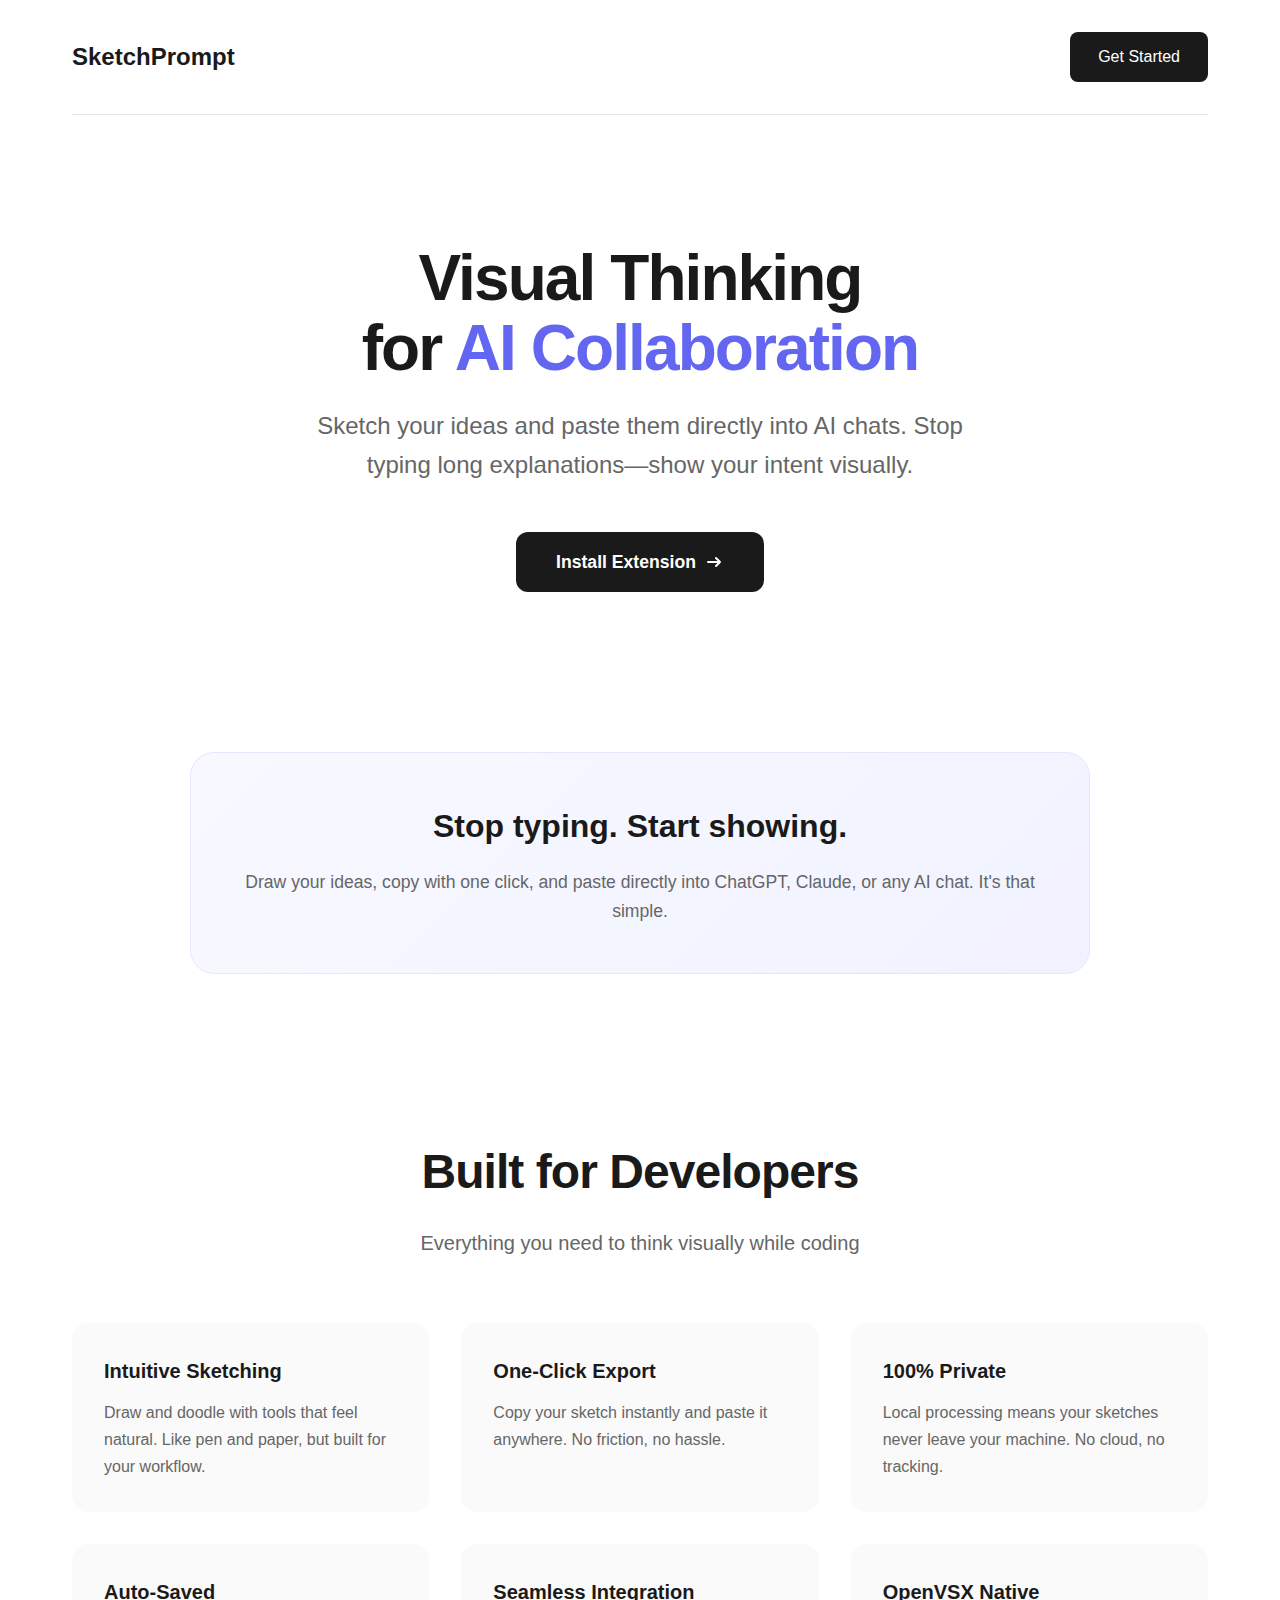
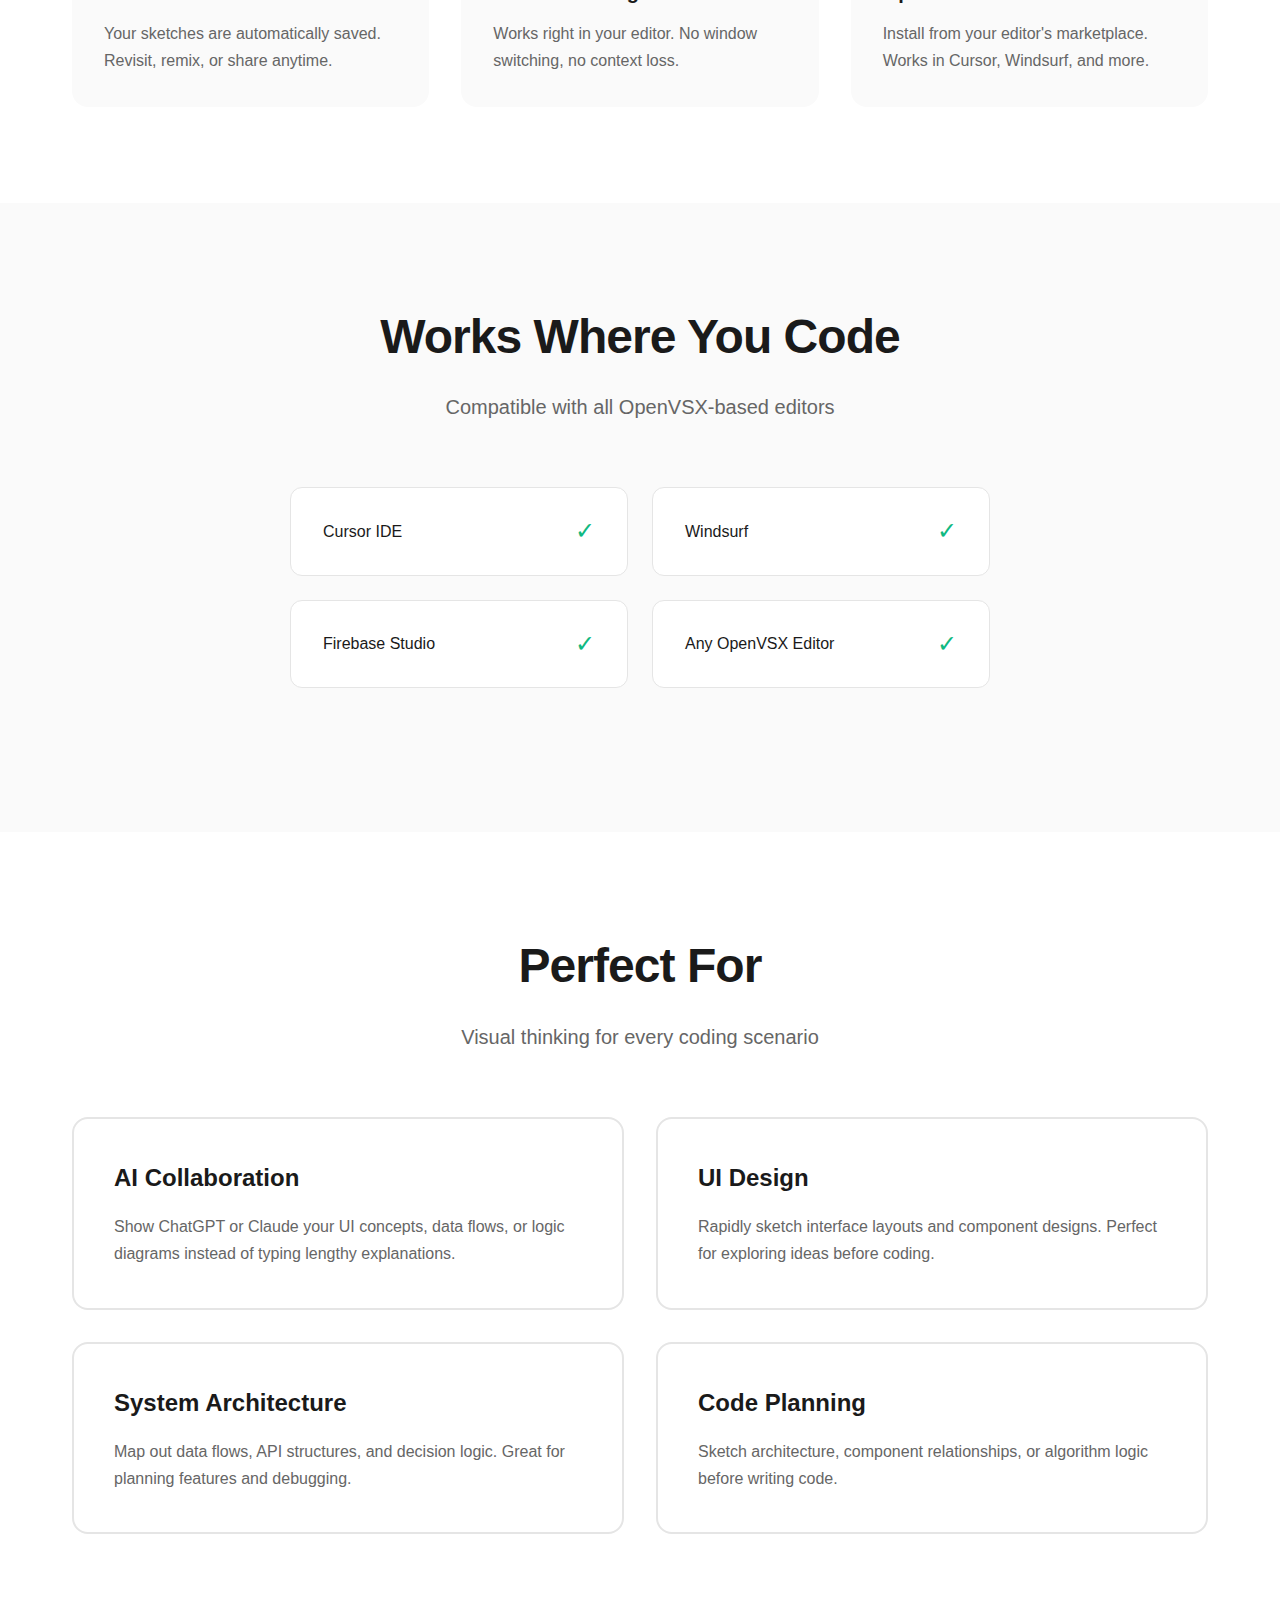
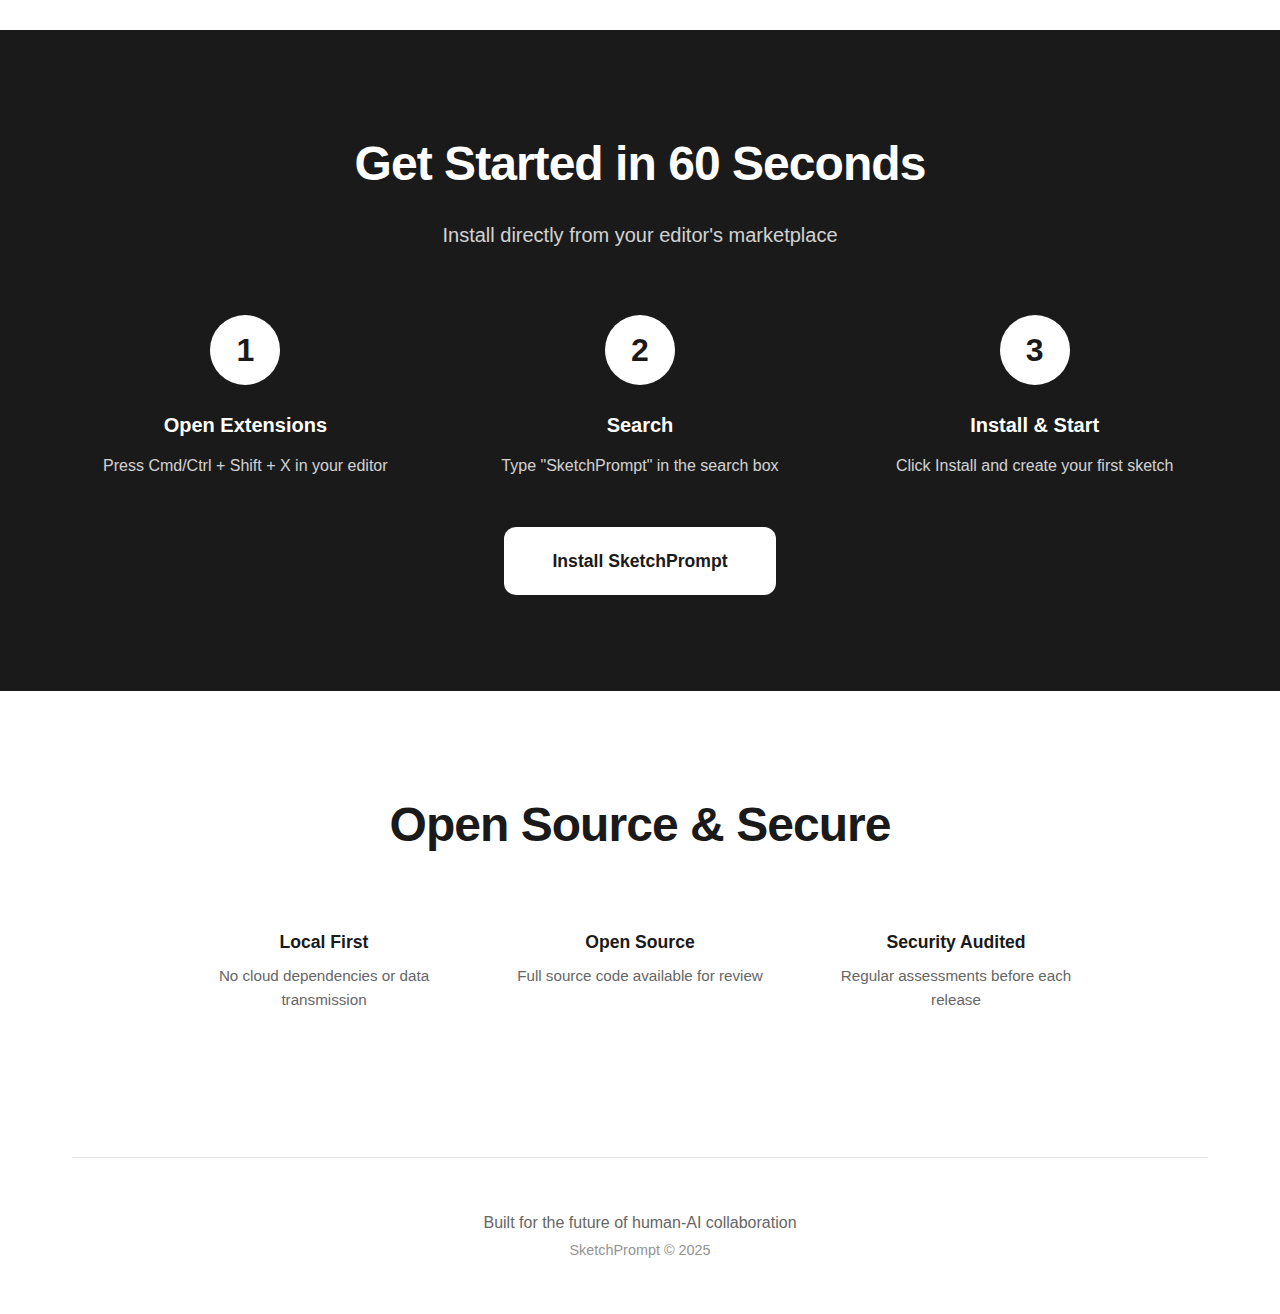
<file: sketchprompt-redesign.html>
<!DOCTYPE html>
<html lang="en">
<head>
    <meta charset="UTF-8">
    <meta name="viewport" content="width=device-width, initial-scale=1.0">
    <title>SketchPrompt - Visual Thinking for AI</title>
    <style>
        * {
            margin: 0;
            padding: 0;
            box-sizing: border-box;
        }

        body {
            font-family: -apple-system, BlinkMacSystemFont, 'Segoe UI', 'Helvetica Neue', Arial, sans-serif;
            background: #ffffff;
            color: #1a1a1a;
            line-height: 1.6;
        }

        .container {
            max-width: 1200px;
            margin: 0 auto;
            padding: 0 2rem;
        }

        nav {
            padding: 2rem 0;
            display: flex;
            justify-content: space-between;
            align-items: center;
            border-bottom: 1px solid #e5e5e5;
        }

        .logo {
            font-size: 1.5rem;
            font-weight: 700;
            color: #1a1a1a;
        }

        .nav-cta {
            padding: 0.75rem 1.75rem;
            background: #1a1a1a;
            color: white;
            text-decoration: none;
            border-radius: 8px;
            font-weight: 500;
            transition: all 0.2s;
        }

        .nav-cta:hover {
            background: #333;
            transform: translateY(-1px);
        }

        .hero {
            padding: 8rem 0 6rem;
            text-align: center;
        }

        .hero h1 {
            font-size: 4rem;
            font-weight: 800;
            line-height: 1.1;
            margin-bottom: 1.5rem;
            letter-spacing: -0.03em;
        }

        .hero .highlight {
            color: #6366f1;
        }

        .hero p {
            font-size: 1.5rem;
            color: #666;
            max-width: 650px;
            margin: 0 auto 3rem;
        }

        .hero-cta {
            display: inline-flex;
            align-items: center;
            gap: 0.5rem;
            padding: 1rem 2.5rem;
            background: #1a1a1a;
            color: white;
            text-decoration: none;
            border-radius: 12px;
            font-weight: 600;
            font-size: 1.1rem;
            transition: all 0.3s;
        }

        .hero-cta:hover {
            background: #333;
            transform: translateY(-2px);
            box-shadow: 0 8px 30px rgba(0, 0, 0, 0.12);
        }

        .demo-visual {
            max-width: 900px;
            margin: 4rem auto;
            padding: 3rem;
            background: linear-gradient(135deg, #f8f9ff 0%, #f0f2ff 100%);
            border-radius: 24px;
            border: 1px solid #e5e7ff;
        }

        .demo-visual h3 {
            font-size: 2rem;
            margin-bottom: 1rem;
            text-align: center;
        }

        .demo-visual p {
            text-align: center;
            color: #666;
            font-size: 1.1rem;
        }

        .features {
            padding: 6rem 0;
        }

        .section-header {
            text-align: center;
            margin-bottom: 4rem;
        }

        .section-header h2 {
            font-size: 3rem;
            font-weight: 800;
            margin-bottom: 1rem;
            letter-spacing: -0.02em;
        }

        .section-header p {
            font-size: 1.25rem;
            color: #666;
        }

        .features-grid {
            display: grid;
            grid-template-columns: repeat(3, 1fr);
            gap: 2rem;
        }

        .feature {
            padding: 2rem;
            background: #fafafa;
            border-radius: 16px;
            transition: all 0.3s;
        }

        .feature:hover {
            background: #f5f5f5;
            transform: translateY(-4px);
        }

        .feature h3 {
            font-size: 1.25rem;
            margin-bottom: 0.75rem;
            font-weight: 700;
        }

        .feature p {
            color: #666;
            line-height: 1.7;
        }

        .compatibility {
            padding: 6rem 0;
            background: #fafafa;
        }

        .compatibility-grid {
            display: grid;
            grid-template-columns: repeat(2, 1fr);
            gap: 1.5rem;
            max-width: 700px;
            margin: 3rem auto;
        }

        .compat-item {
            display: flex;
            justify-content: space-between;
            align-items: center;
            padding: 1.5rem 2rem;
            background: white;
            border-radius: 12px;
            border: 1px solid #e5e5e5;
        }

        .compat-item span {
            font-weight: 500;
        }

        .check {
            color: #10b981;
            font-size: 1.5rem;
            font-weight: 700;
        }

        .use-cases {
            padding: 6rem 0;
        }

        .use-cases-grid {
            display: grid;
            grid-template-columns: repeat(2, 1fr);
            gap: 2rem;
        }

        .use-case {
            padding: 2.5rem;
            background: white;
            border: 2px solid #e5e5e5;
            border-radius: 16px;
            transition: all 0.3s;
        }

        .use-case:hover {
            border-color: #6366f1;
            box-shadow: 0 8px 30px rgba(99, 102, 241, 0.1);
        }

        .use-case h3 {
            font-size: 1.5rem;
            margin-bottom: 1rem;
            font-weight: 700;
        }

        .use-case p {
            color: #666;
            line-height: 1.7;
        }

        .install {
            padding: 6rem 0;
            background: #1a1a1a;
            color: white;
        }

        .install .section-header h2,
        .install .section-header p {
            color: white;
        }

        .install .section-header p {
            opacity: 0.8;
        }

        .install-steps {
            display: grid;
            grid-template-columns: repeat(3, 1fr);
            gap: 3rem;
            margin-top: 4rem;
        }

        .step {
            text-align: center;
        }

        .step-number {
            width: 70px;
            height: 70px;
            background: white;
            color: #1a1a1a;
            border-radius: 50%;
            display: flex;
            align-items: center;
            justify-content: center;
            font-size: 2rem;
            font-weight: 800;
            margin: 0 auto 1.5rem;
        }

        .step h4 {
            font-size: 1.25rem;
            margin-bottom: 0.75rem;
        }

        .step p {
            opacity: 0.8;
            font-size: 1rem;
        }

        .install-cta {
            text-align: center;
            margin-top: 3rem;
        }

        .install-cta a {
            display: inline-block;
            padding: 1.25rem 3rem;
            background: white;
            color: #1a1a1a;
            text-decoration: none;
            border-radius: 12px;
            font-weight: 600;
            font-size: 1.1rem;
            transition: all 0.3s;
        }

        .install-cta a:hover {
            transform: translateY(-2px);
            box-shadow: 0 8px 30px rgba(255, 255, 255, 0.3);
        }

        .security {
            padding: 6rem 0;
        }

        .security-grid {
            display: grid;
            grid-template-columns: repeat(3, 1fr);
            gap: 3rem;
            max-width: 900px;
            margin: 3rem auto;
        }

        .security-item {
            text-align: center;
        }

        .security-item h4 {
            font-size: 1.1rem;
            margin-bottom: 0.5rem;
            font-weight: 600;
        }

        .security-item p {
            color: #666;
            font-size: 0.95rem;
        }

        footer {
            padding: 3rem 0;
            text-align: center;
            border-top: 1px solid #e5e5e5;
            color: #666;
        }

        footer p {
            margin: 0.25rem 0;
        }

        @media (max-width: 968px) {
            .hero h1 {
                font-size: 3rem;
            }
            
            .features-grid,
            .use-cases-grid,
            .install-steps,
            .security-grid {
                grid-template-columns: 1fr;
            }
            
            .compatibility-grid {
                grid-template-columns: 1fr;
            }
        }
    </style>
</head>
<body>
    <div class="container">
        <nav>
            <div class="logo">SketchPrompt</div>
            <a href="#install" class="nav-cta">Get Started</a>
        </nav>
    </div>

    <div class="container">
        <section class="hero">
            <h1>Visual Thinking<br>for <span class="highlight">AI Collaboration</span></h1>
            <p>Sketch your ideas and paste them directly into AI chats. Stop typing long explanations—show your intent visually.</p>
            <a href="#install" class="hero-cta">
                Install Extension
                <svg width="20" height="20" viewBox="0 0 20 20" fill="none">
                    <path d="M4 10h12m0 0l-4-4m4 4l-4 4" stroke="currentColor" stroke-width="2" stroke-linecap="round" stroke-linejoin="round"/>
                </svg>
            </a>
        </section>
    </div>

    <div class="container">
        <div class="demo-visual">
            <h3>Stop typing. Start showing.</h3>
            <p>Draw your ideas, copy with one click, and paste directly into ChatGPT, Claude, or any AI chat. It's that simple.</p>
        </div>
    </div>

    <div class="container">
        <section class="features">
            <div class="section-header">
                <h2>Built for Developers</h2>
                <p>Everything you need to think visually while coding</p>
            </div>
            
            <div class="features-grid">
                <div class="feature">
                    <h3>Intuitive Sketching</h3>
                    <p>Draw and doodle with tools that feel natural. Like pen and paper, but built for your workflow.</p>
                </div>
                
                <div class="feature">
                    <h3>One-Click Export</h3>
                    <p>Copy your sketch instantly and paste it anywhere. No friction, no hassle.</p>
                </div>
                
                <div class="feature">
                    <h3>100% Private</h3>
                    <p>Local processing means your sketches never leave your machine. No cloud, no tracking.</p>
                </div>
                
                <div class="feature">
                    <h3>Auto-Saved</h3>
                    <p>Your sketches are automatically saved. Revisit, remix, or share anytime.</p>
                </div>
                
                <div class="feature">
                    <h3>Seamless Integration</h3>
                    <p>Works right in your editor. No window switching, no context loss.</p>
                </div>
                
                <div class="feature">
                    <h3>OpenVSX Native</h3>
                    <p>Install from your editor's marketplace. Works in Cursor, Windsurf, and more.</p>
                </div>
            </div>
        </section>
    </div>

    <section class="compatibility">
        <div class="container">
            <div class="section-header">
                <h2>Works Where You Code</h2>
                <p>Compatible with all OpenVSX-based editors</p>
            </div>
            
            <div class="compatibility-grid">
                <div class="compat-item">
                    <span>Cursor IDE</span>
                    <span class="check">✓</span>
                </div>
                <div class="compat-item">
                    <span>Windsurf</span>
                    <span class="check">✓</span>
                </div>
                <div class="compat-item">
                    <span>Firebase Studio</span>
                    <span class="check">✓</span>
                </div>
                <div class="compat-item">
                    <span>Any OpenVSX Editor</span>
                    <span class="check">✓</span>
                </div>
            </div>
        </div>
    </section>

    <div class="container">
        <section class="use-cases">
            <div class="section-header">
                <h2>Perfect For</h2>
                <p>Visual thinking for every coding scenario</p>
            </div>
            
            <div class="use-cases-grid">
                <div class="use-case">
                    <h3>AI Collaboration</h3>
                    <p>Show ChatGPT or Claude your UI concepts, data flows, or logic diagrams instead of typing lengthy explanations.</p>
                </div>
                
                <div class="use-case">
                    <h3>UI Design</h3>
                    <p>Rapidly sketch interface layouts and component designs. Perfect for exploring ideas before coding.</p>
                </div>
                
                <div class="use-case">
                    <h3>System Architecture</h3>
                    <p>Map out data flows, API structures, and decision logic. Great for planning features and debugging.</p>
                </div>
                
                <div class="use-case">
                    <h3>Code Planning</h3>
                    <p>Sketch architecture, component relationships, or algorithm logic before writing code.</p>
                </div>
            </div>
        </section>
    </div>

    <section class="install" id="install">
        <div class="container">
            <div class="section-header">
                <h2>Get Started in 60 Seconds</h2>
                <p>Install directly from your editor's marketplace</p>
            </div>
            
            <div class="install-steps">
                <div class="step">
                    <div class="step-number">1</div>
                    <h4>Open Extensions</h4>
                    <p>Press Cmd/Ctrl + Shift + X in your editor</p>
                </div>
                
                <div class="step">
                    <div class="step-number">2</div>
                    <h4>Search</h4>
                    <p>Type "SketchPrompt" in the search box</p>
                </div>
                
                <div class="step">
                    <div class="step-number">3</div>
                    <h4>Install & Start</h4>
                    <p>Click Install and create your first sketch</p>
                </div>
            </div>
            
            <div class="install-cta">
                <a href="#">Install SketchPrompt</a>
            </div>
        </div>
    </section>

    <div class="container">
        <section class="security">
            <div class="section-header">
                <h2>Open Source & Secure</h2>
            </div>
            
            <div class="security-grid">
                <div class="security-item">
                    <h4>Local First</h4>
                    <p>No cloud dependencies or data transmission</p>
                </div>
                
                <div class="security-item">
                    <h4>Open Source</h4>
                    <p>Full source code available for review</p>
                </div>
                
                <div class="security-item">
                    <h4>Security Audited</h4>
                    <p>Regular assessments before each release</p>
                </div>
            </div>
        </section>
    </div>

    <div class="container">
        <footer>
            <p>Built for the future of human-AI collaboration</p>
            <p style="font-size: 0.9rem; opacity: 0.7;">SketchPrompt © 2025</p>
        </footer>
    </div>
</body>
</html>
</file>
